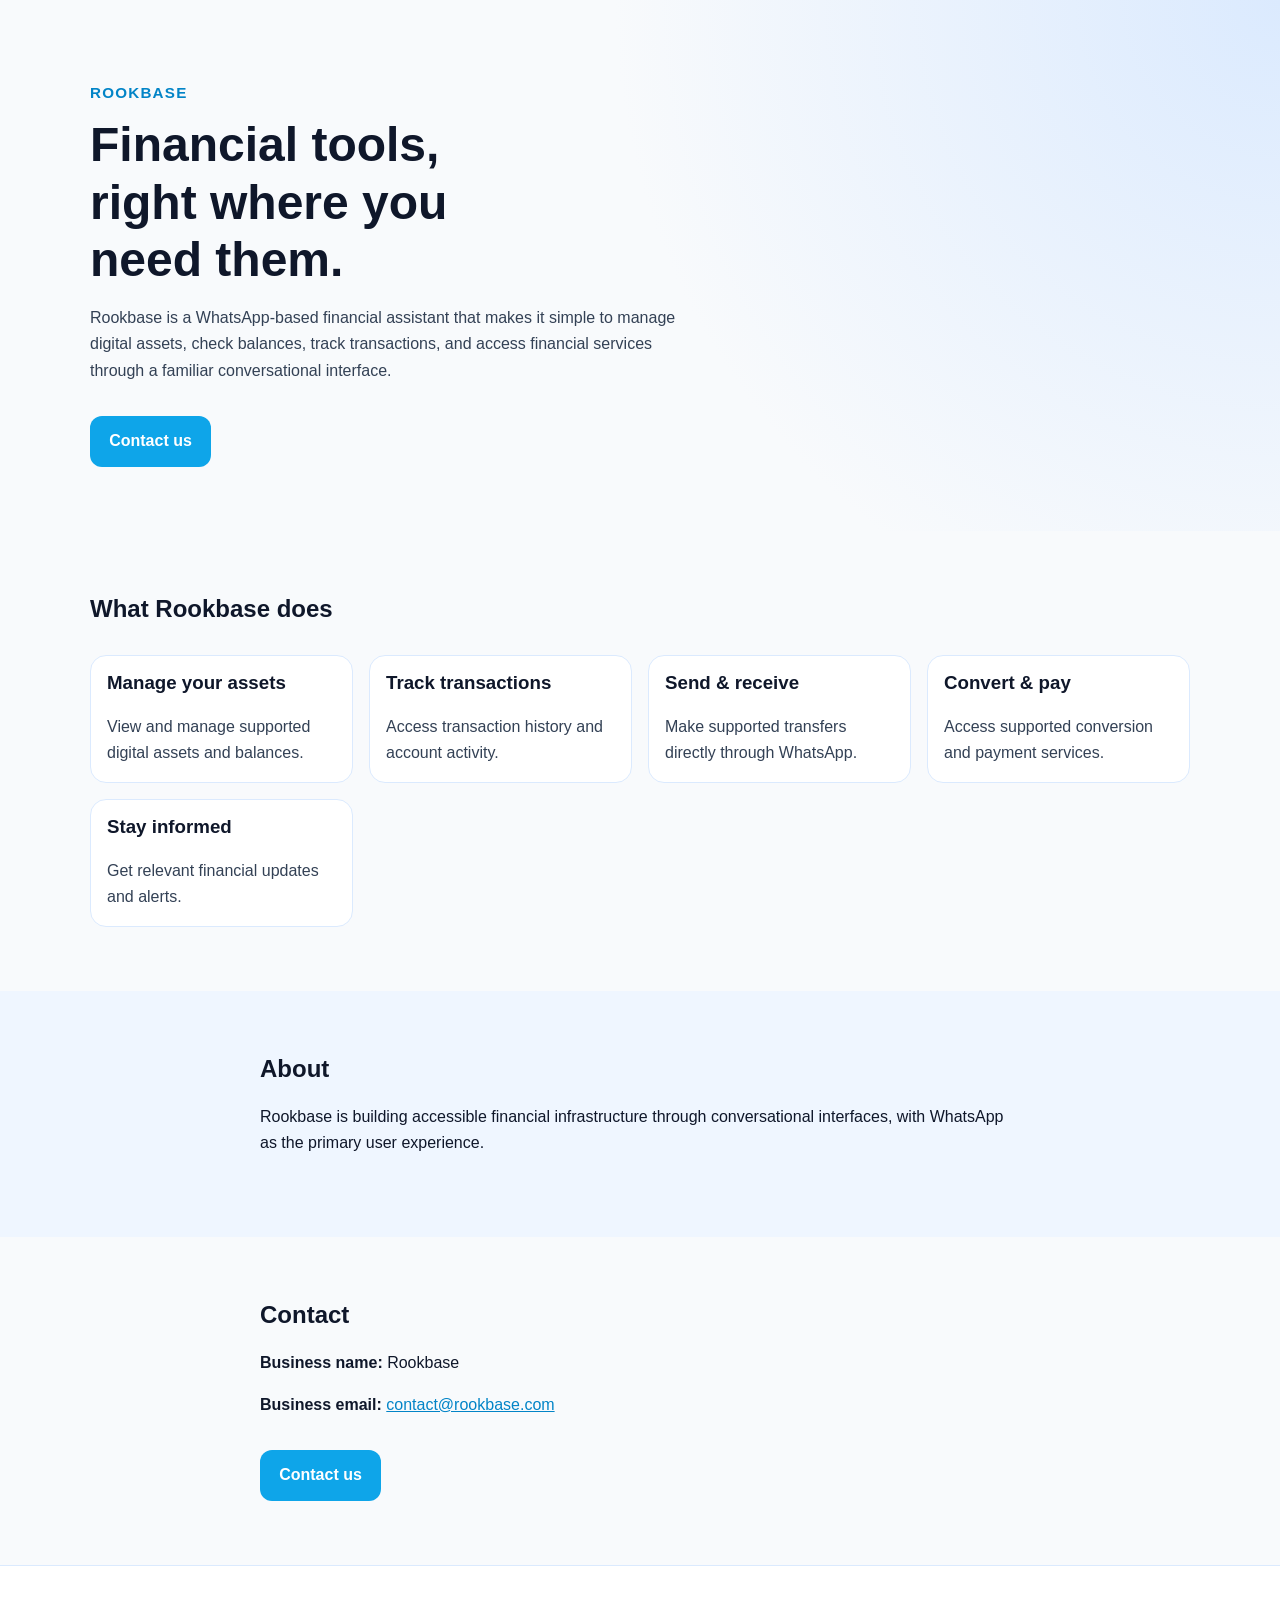
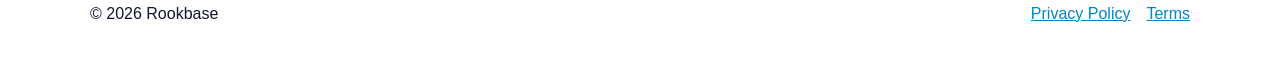
<file: index.html>
<!doctype html>
<html lang="en">
  <head>
    <meta charset="UTF-8" />
    <meta name="viewport" content="width=device-width, initial-scale=1.0" />
    <title>Rookbase | Financial tools, right where you need them.</title>
    <meta
      name="description"
      content="Rookbase is a WhatsApp-based financial assistant that helps users manage digital assets, track transactions, and access financial services through a familiar conversational interface."
    />
    <meta name="robots" content="index, follow" />
    <link rel="canonical" href="/" />
    <meta property="og:title" content="Rookbase" />
    <meta
      property="og:description"
      content="Financial tools, right where you need them."
    />
    <meta property="og:type" content="website" />
    <meta name="theme-color" content="#0f172a" />
    <link rel="stylesheet" href="./styles.css" />
  </head>
  <body>
    <a class="skip-link" href="#main-content">Skip to content</a>
    <header class="hero">
      <div class="container">
        <p class="brand" aria-label="Rookbase">Rookbase</p>
        <h1>Financial tools, right where you need them.</h1>
        <p class="hero-copy">
          Rookbase is a WhatsApp-based financial assistant that makes it simple
          to manage digital assets, check balances, track transactions, and
          access financial services through a familiar conversational interface.
        </p>
        <a class="button" href="mailto:contact@rookbase.com">Contact us</a>
      </div>
    </header>

    <main id="main-content">
      <section class="section" aria-labelledby="features-title">
        <div class="container">
          <h2 id="features-title">What Rookbase does</h2>
          <ul class="feature-grid">
            <li>
              <h3>Manage your assets</h3>
              <p>View and manage supported digital assets and balances.</p>
            </li>
            <li>
              <h3>Track transactions</h3>
              <p>Access transaction history and account activity.</p>
            </li>
            <li>
              <h3>Send &amp; receive</h3>
              <p>Make supported transfers directly through WhatsApp.</p>
            </li>
            <li>
              <h3>Convert &amp; pay</h3>
              <p>Access supported conversion and payment services.</p>
            </li>
            <li>
              <h3>Stay informed</h3>
              <p>Get relevant financial updates and alerts.</p>
            </li>
          </ul>
        </div>
      </section>

      <section class="section section-alt" aria-labelledby="about-title">
        <div class="container narrow">
          <h2 id="about-title">About</h2>
          <p>
            Rookbase is building accessible financial infrastructure through
            conversational interfaces, with WhatsApp as the primary user
            experience.
          </p>
        </div>
      </section>

      <section class="section" aria-labelledby="contact-title">
        <div class="container narrow">
          <h2 id="contact-title">Contact</h2>
          <p><strong>Business name:</strong> Rookbase</p>
          <p>
            <strong>Business email:</strong>
            <a href="mailto:contact@rookbase.com">contact@rookbase.com</a>
          </p>
          <a class="button" href="mailto:contact@rookbase.com">Contact us</a>
        </div>
      </section>
    </main>

    <footer class="footer">
      <div class="container footer-content">
        <p>© 2026 Rookbase</p>
        <nav aria-label="Footer links">
          <a href="./privacy.html">Privacy Policy</a>
          <a href="./terms.html">Terms</a>
        </nav>
      </div>
    </footer>
  </body>
</html>
</file>
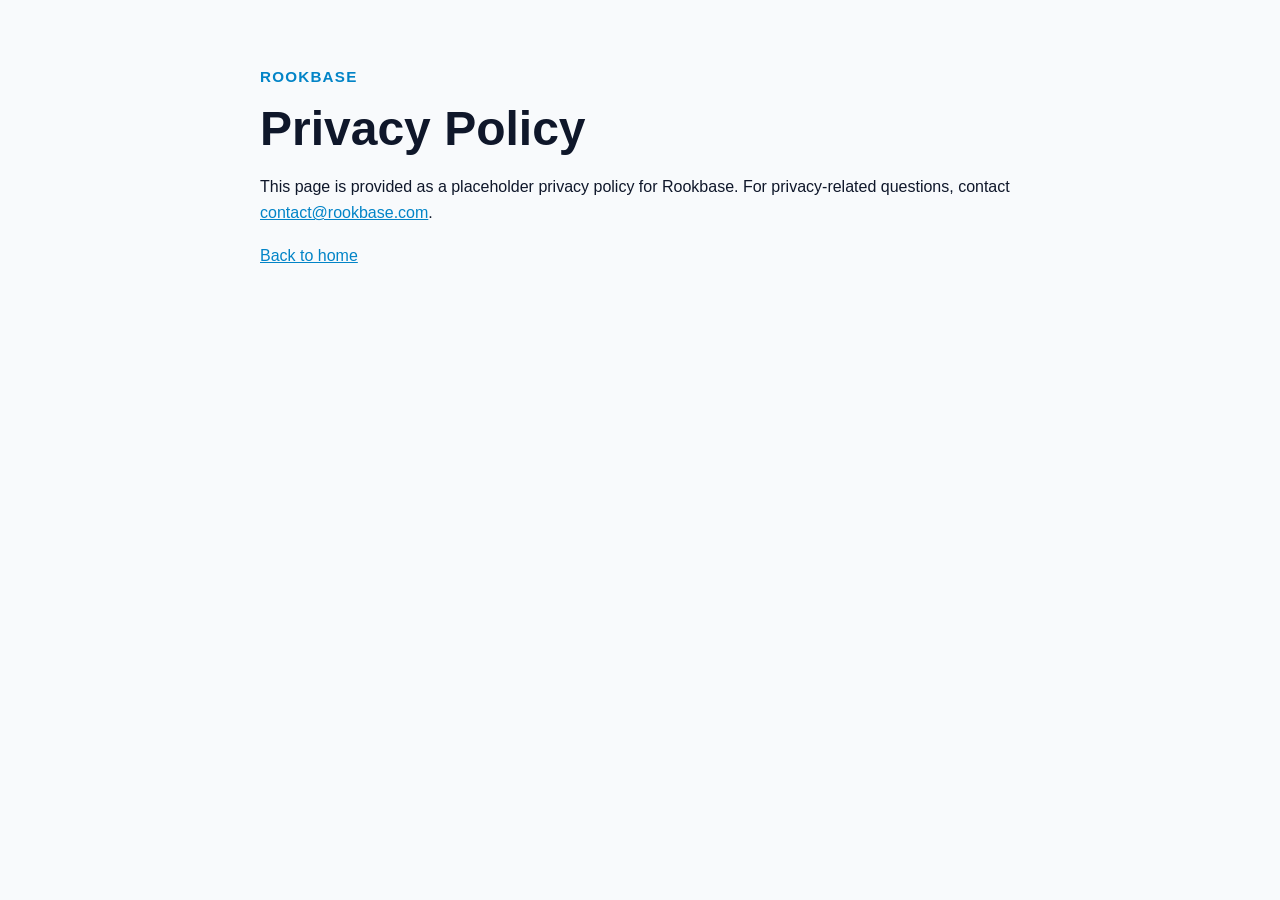
<file: privacy.html>
<!doctype html>
<html lang="en">
  <head>
    <meta charset="UTF-8" />
    <meta name="viewport" content="width=device-width, initial-scale=1.0" />
    <title>Privacy Policy | Rookbase</title>
    <meta
      name="description"
      content="Privacy Policy for Rookbase's website and communication channels."
    />
    <link rel="stylesheet" href="./styles.css" />
  </head>
  <body>
    <main class="section">
      <div class="container narrow">
        <p class="brand">Rookbase</p>
        <h1>Privacy Policy</h1>
        <p>
          This page is provided as a placeholder privacy policy for Rookbase.
          For privacy-related questions, contact
          <a href="mailto:contact@rookbase.com">contact@rookbase.com</a>.
        </p>
        <p><a href="./index.html">Back to home</a></p>
      </div>
    </main>
  </body>
</html>
</file>
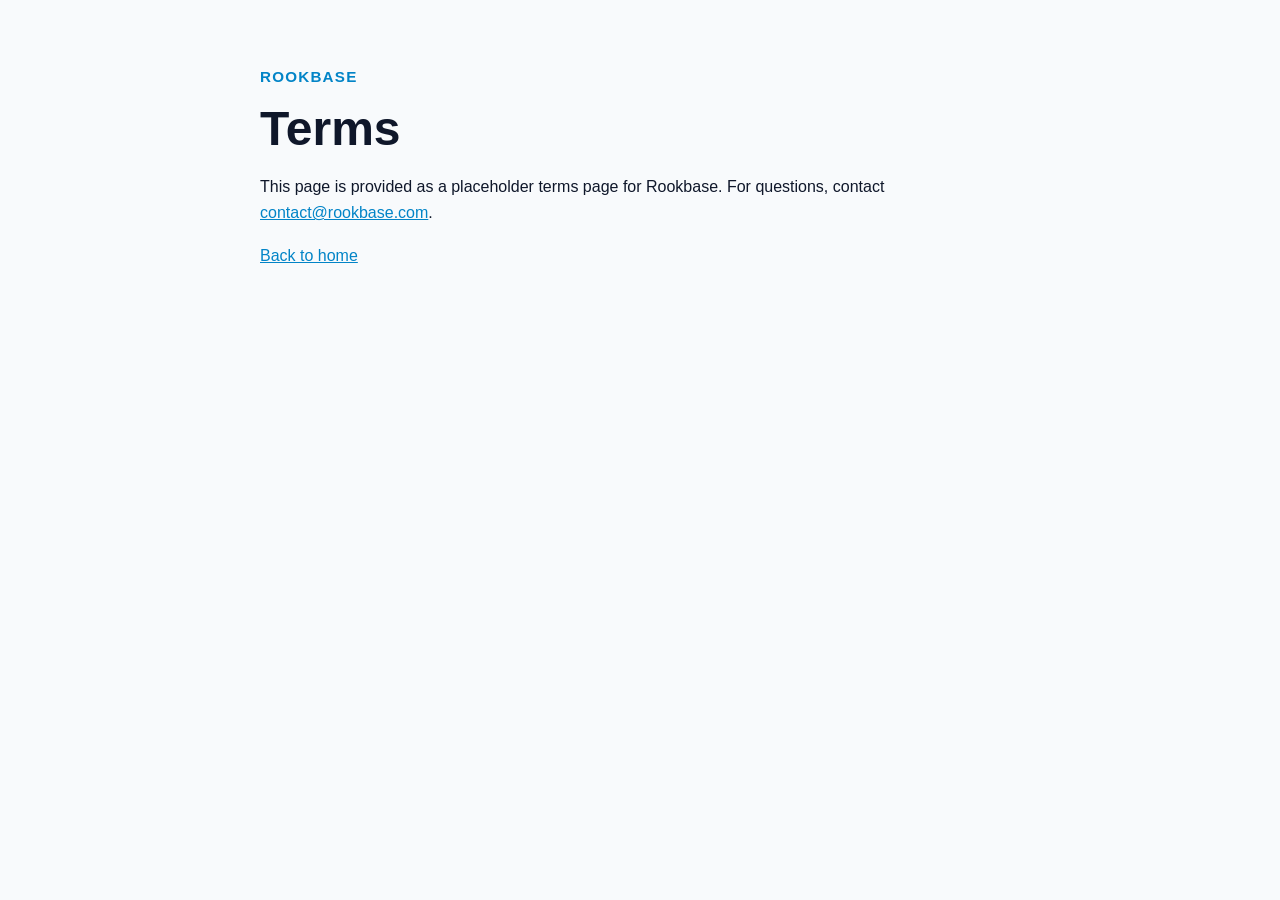
<file: terms.html>
<!doctype html>
<html lang="en">
  <head>
    <meta charset="UTF-8" />
    <meta name="viewport" content="width=device-width, initial-scale=1.0" />
    <title>Terms | Rookbase</title>
    <meta
      name="description"
      content="Terms page for Rookbase's website and communication channels."
    />
    <link rel="stylesheet" href="./styles.css" />
  </head>
  <body>
    <main class="section">
      <div class="container narrow">
        <p class="brand">Rookbase</p>
        <h1>Terms</h1>
        <p>
          This page is provided as a placeholder terms page for Rookbase. For
          questions, contact
          <a href="mailto:contact@rookbase.com">contact@rookbase.com</a>.
        </p>
        <p><a href="./index.html">Back to home</a></p>
      </div>
    </main>
  </body>
</html>
</file>
<file: styles.css>
:root {
  color-scheme: light;
  --bg: #f8fafc;
  --surface: #ffffff;
  --surface-alt: #eff6ff;
  --text: #0f172a;
  --muted: #334155;
  --primary: #0ea5e9;
  --primary-dark: #0284c7;
  --border: #dbeafe;
}

* {
  box-sizing: border-box;
}

body {
  margin: 0;
  font-family: Inter, -apple-system, BlinkMacSystemFont, "Segoe UI", sans-serif;
  line-height: 1.65;
  background: var(--bg);
  color: var(--text);
}

.skip-link {
  position: absolute;
  left: -9999px;
}

.skip-link:focus {
  left: 1rem;
  top: 1rem;
  z-index: 10;
  padding: 0.5rem 0.75rem;
  background: var(--text);
  color: #fff;
}

.container {
  width: min(1100px, 92%);
  margin: 0 auto;
}

.narrow {
  width: min(760px, 92%);
}

.hero {
  background: radial-gradient(circle at top right, #dbeafe, #f8fafc 48%);
  padding: 5rem 0 4rem;
}

.brand {
  margin: 0;
  font-size: 0.95rem;
  text-transform: uppercase;
  letter-spacing: 0.08em;
  font-weight: 700;
  color: var(--primary-dark);
}

h1,
h2,
h3 {
  line-height: 1.2;
  margin-top: 0;
}

h1 {
  margin: 0.7rem 0 1rem;
  font-size: clamp(2rem, 6vw, 3rem);
  max-width: 14ch;
}

.hero-copy {
  max-width: 66ch;
  color: var(--muted);
}

.button {
  display: inline-block;
  margin-top: 1rem;
  padding: 0.75rem 1.2rem;
  border-radius: 0.75rem;
  background: var(--primary);
  color: #fff;
  text-decoration: none;
  font-weight: 600;
  transition: transform 0.2s ease, background-color 0.2s ease;
}

.button:hover,
.button:focus-visible {
  background: var(--primary-dark);
  transform: translateY(-1px);
}

.section {
  padding: 4rem 0;
}

.section-alt {
  background: var(--surface-alt);
}

.feature-grid {
  list-style: none;
  margin: 2rem 0 0;
  padding: 0;
  display: grid;
  gap: 1rem;
  grid-template-columns: repeat(auto-fit, minmax(220px, 1fr));
}

.feature-grid li {
  background: var(--surface);
  border: 1px solid var(--border);
  border-radius: 1rem;
  padding: 1rem;
  transition: box-shadow 0.2s ease;
}

.feature-grid li:hover {
  box-shadow: 0 10px 24px rgba(15, 23, 42, 0.08);
}

.feature-grid p {
  margin-bottom: 0;
  color: var(--muted);
}

.footer {
  border-top: 1px solid var(--border);
  padding: 1.2rem 0;
  background: #fff;
}

.footer-content {
  display: flex;
  gap: 1rem;
  justify-content: space-between;
  align-items: center;
  flex-wrap: wrap;
}

.footer nav {
  display: flex;
  gap: 1rem;
}

a {
  color: var(--primary-dark);
}

@media (max-width: 640px) {
  .hero {
    padding-top: 4rem;
  }
}
</file>
